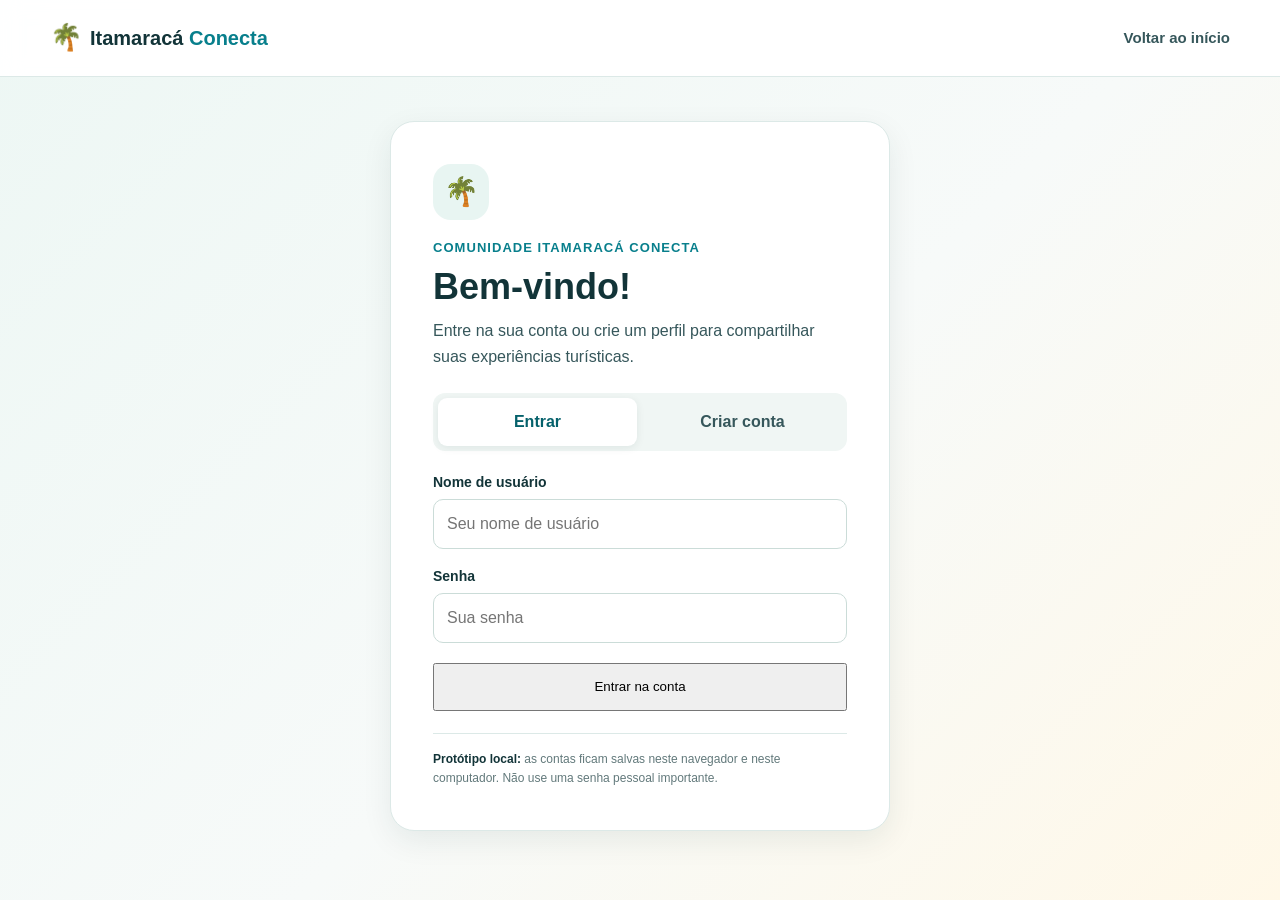
<file: auth.html>
<!DOCTYPE html>
<html lang="pt-BR">
<head>
    <meta charset="UTF-8">
    <meta name="viewport" content="width=device-width, initial-scale=1.0">
    <meta name="description" content="Acesse ou crie sua conta no Itamaracá Conecta.">
    <title>Entrar ou criar conta — Itamaracá Conecta</title>
    <link rel="stylesheet" href="css/style.css">
</head>
<body class="auth-page">
    <header class="header auth-header">
        <div class="container header-content">
            <a href="index.html" class="logo"><span class="logo-icon">🌴</span><span>Itamaracá <strong>Conecta</strong></span></a>
            <nav class="navigation"><a href="index.html">Voltar ao início</a></nav>
        </div>
    </header>

    <main class="auth-main">
        <section class="auth-card" aria-labelledby="auth-title">
            <div class="auth-brand-icon">🌴</div>
            <p class="auth-eyebrow">Comunidade Itamaracá Conecta</p>
            <h1 id="auth-title">Bem-vindo!</h1>
            <p class="auth-intro">Entre na sua conta ou crie um perfil para compartilhar suas experiências turísticas.</p>

            <div class="auth-tabs" role="tablist" aria-label="Acesso à conta">
                <button type="button" class="auth-tab active" id="login-tab" role="tab" aria-selected="true" aria-controls="login-panel">Entrar</button>
                <button type="button" class="auth-tab" id="register-tab" role="tab" aria-selected="false" aria-controls="register-panel">Criar conta</button>
            </div>

            <div id="auth-message" class="auth-message" role="status" aria-live="polite"></div>

            <form id="login-form" class="auth-form" autocomplete="on">
                <div class="auth-field"><label for="login-username">Nome de usuário</label><input id="login-username" name="username" type="text" autocomplete="username" required maxlength="30" placeholder="Seu nome de usuário"></div>
                <div class="auth-field"><label for="login-password">Senha</label><input id="login-password" name="password" type="password" autocomplete="current-password" required minlength="6" placeholder="Sua senha"></div>
                <button type="submit" class="btn btn-primary auth-submit">Entrar na conta</button>
            </form>

            <form id="register-form" class="auth-form" autocomplete="on" hidden>
                <div class="auth-field"><label for="register-name">Nome para exibição</label><input id="register-name" name="name" type="text" autocomplete="name" required maxlength="60" placeholder="Como você quer aparecer no site?"></div>
                <div class="auth-field"><label for="register-username">Nome de usuário</label><input id="register-username" name="username" type="text" autocomplete="username" required minlength="3" maxlength="30" pattern="[A-Za-z0-9_.-]+" title="Use letras, números, ponto, hífen ou sublinhado." placeholder="Ex.: visitante_01"><small>Use letras, números, ponto, hífen ou sublinhado.</small></div>
                <div class="auth-field"><label for="register-password">Criar senha</label><input id="register-password" name="password" type="password" autocomplete="new-password" required minlength="6" placeholder="Mínimo de 6 caracteres"></div>
                <div class="auth-field"><label for="register-password-confirm">Confirmar senha</label><input id="register-password-confirm" name="passwordConfirm" type="password" autocomplete="new-password" required minlength="6" placeholder="Digite a senha novamente"></div>
                <button type="submit" class="btn btn-primary auth-submit">Criar minha conta</button>
            </form>

            <p class="auth-local-note"><strong>Protótipo local:</strong> as contas ficam salvas neste navegador e neste computador. Não use uma senha pessoal importante.</p>
        </section>
    </main>
    <script src="js/auth.js"></script>
</body>
</html>
</file>
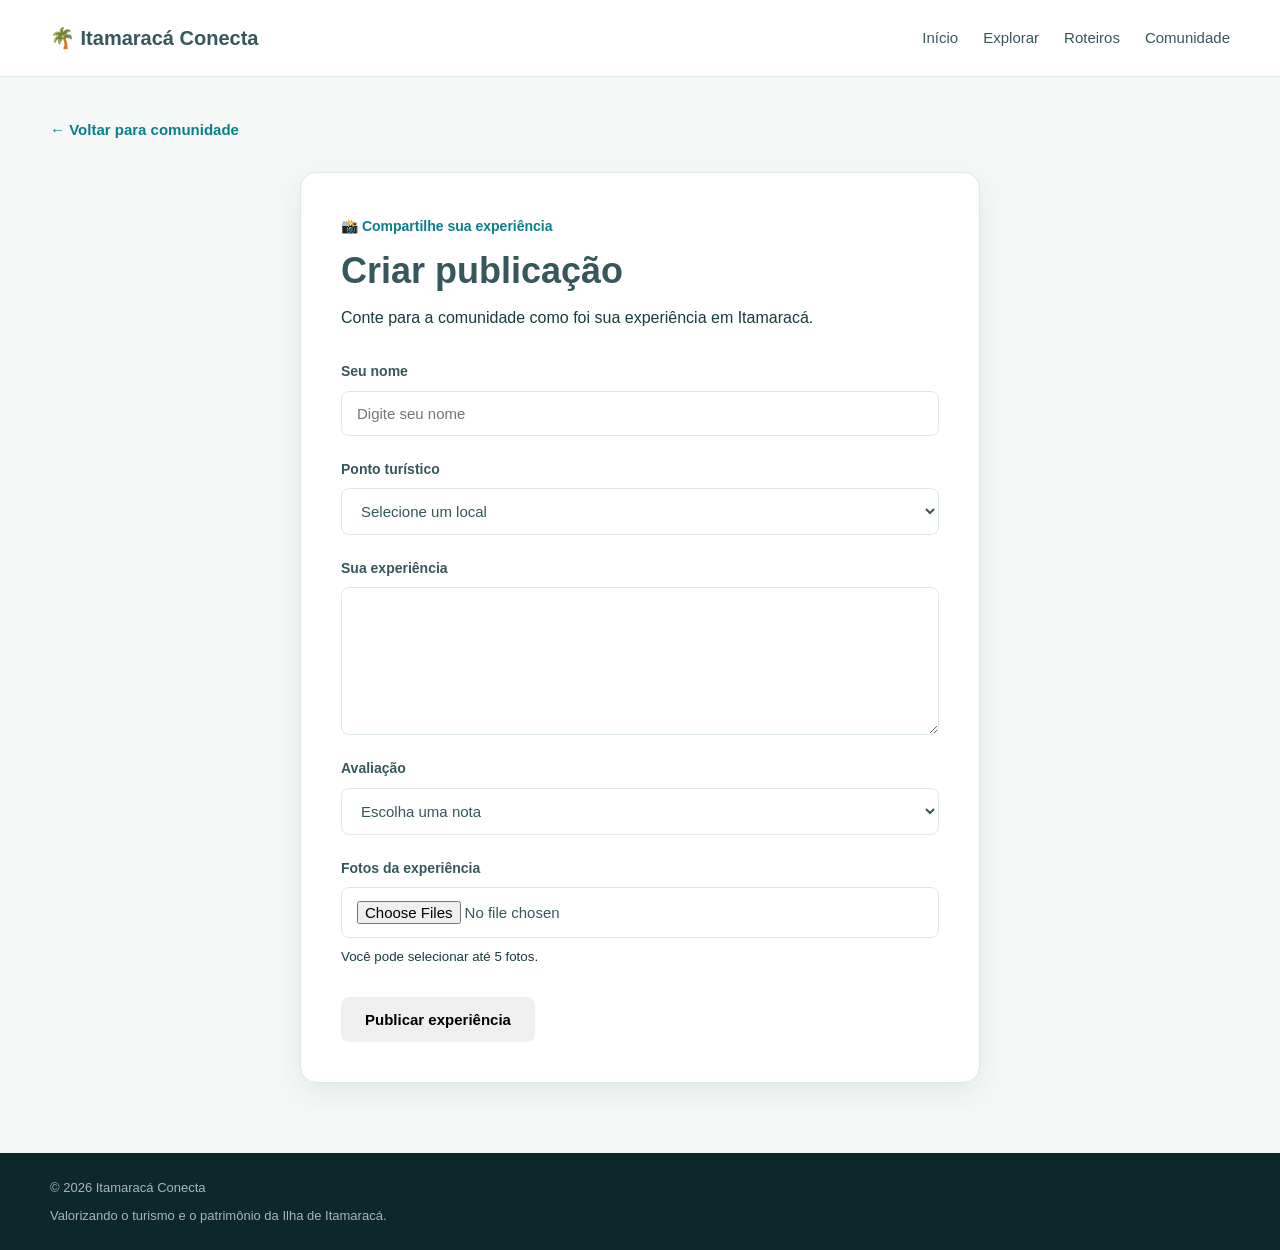
<file: create-post.html>
<!DOCTYPE html>
<html lang="pt-BR">

<head>

    <meta charset="UTF-8">

    <meta
        name="viewport"
        content="width=device-width, initial-scale=1.0">

    <title>Criar publicação - Itamaracá Conecta</title>

    <link rel="stylesheet" href="css/style.css">

</head>


<body>

    <header class="header create-post-header">

        <div class="container header-content">

            <a href="index.html" class="logo">
                🌴 Itamaracá Conecta
            </a>

            <nav class="nav">

                <a href="index.html">Início</a>

                <a href="index.html#explorar">
                    Explorar
                </a>

                <a href="index.html#roteiros">
                    Roteiros
                </a>

                <a href="index.html#comunidade">
                    Comunidade
                </a>

            </nav>

        </div>

    </header>


    <main>

        <section class="create-post-page">

            <div class="container">

                <a
                    href="index.html#comunidade"
                    class="back-link">

                    ← Voltar para comunidade

                </a>


                <div class="create-post-container">

                    <div class="section-heading">

                        <span>📸 Compartilhe sua experiência</span>

                        <h1>
                            Criar publicação
                        </h1>

                        <p>
                            Conte para a comunidade como foi
                            sua experiência em Itamaracá.
                        </p>

                    </div>


                    <form id="post-form">

                        <div class="form-group">

                            <label for="post-user">
                                Seu nome
                            </label>

                            <input
                                type="text"
                                id="post-user"
                                placeholder="Digite seu nome"
                                required>

                        </div>


                        <div class="form-group">

                            <label for="post-spot">
                                Ponto turístico
                            </label>

                            <select
                                id="post-spot"
                                required>

                                <option value="">
                                    Selecione um local
                                </option>

                            </select>

                        </div>


                        <div class="form-group">

                            <label for="post-description">
                                Sua experiência
                            </label>

                            <textarea
                                id="post-description"
                                rows="5"
                                placeholder="Conte como foi sua experiência..."
                                required>
                            </textarea>

                        </div>


                        <div class="form-group">

                            <label for="post-rating">
                                Avaliação
                            </label>

                            <select
                                id="post-rating"
                                required>

                                <option value="">
                                    Escolha uma nota
                                </option>

                                <option value="1">
                                    ⭐ 1 estrela
                                </option>

                                <option value="2">
                                    ⭐⭐ 2 estrelas
                                </option>

                                <option value="3">
                                    ⭐⭐⭐ 3 estrelas
                                </option>

                                <option value="4">
                                    ⭐⭐⭐⭐ 4 estrelas
                                </option>

                                <option value="5">
                                    ⭐⭐⭐⭐⭐ 5 estrelas
                                </option>

                            </select>

                        </div>

                        <div class="form-group">

    <label for="post-images">
        Fotos da experiência
    </label>

    <input
        type="file"
        id="post-images"
        accept="image/jpeg,image/png,image/webp"
        multiple>

    <small>
        Você pode selecionar até 5 fotos.
    </small>

</div>


                        <button
                            type="submit"
                            class="btn btn-primary">

                            Publicar experiência

                        </button>

                    </form>

                </div>

            </div>

        </section>

    </main>


    <footer class="footer create-post-footer">

        <div class="container">

            <p>
                © 2026 Itamaracá Conecta
            </p>

            <p>
                Valorizando o turismo e o patrimônio
                da Ilha de Itamaracá.
            </p>

        </div>

    </footer>


    <script src="js/data.js"></script>
    <script src="js/post-storage.js"></script>
    <script src="js/create-post.js"></script>


</body>

</html>
</file>
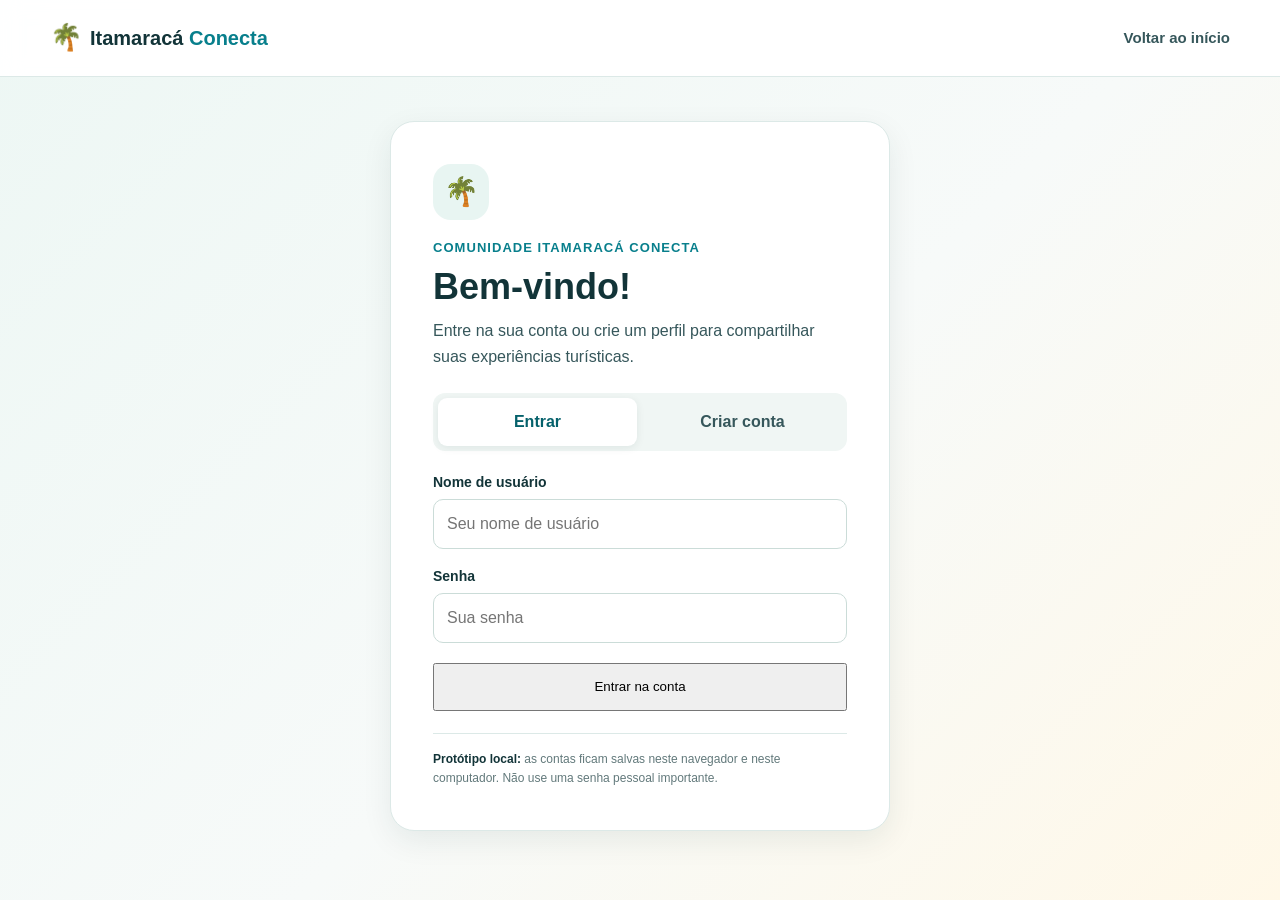
<file: profile.html>
<!DOCTYPE html>
<html lang="pt-BR">
<head>
    <meta charset="UTF-8">
    <meta name="viewport" content="width=device-width, initial-scale=1.0">
    <meta name="description" content="Perfil do usuário no Itamaracá Conecta.">
    <title>Meu perfil — Itamaracá Conecta</title>
    <link rel="stylesheet" href="css/style.css">
</head>

<body class="profile-page">

    <header class="header">
        <div class="container header-content">

            <a href="index.html" class="logo">
                <span class="logo-icon">🌴</span>
                <span>Itamaracá <strong>Conecta</strong></span>
            </a>

            <nav class="navigation">
                <a href="index.html">Início</a>
                <a href="profile.html">Meu perfil</a>
            </nav>

        </div>
    </header>


    <main
        class="container profile-main"
        style="padding-top: 40px; padding-bottom: 60px;"
    >

        <section
            class="auth-card profile-card"
            style="margin: 0 auto;"
        >

            <!-- CABEÇALHO DO PERFIL -->

            <div class="profile-header">

                <div
                    id="profile-avatar"
                    class="profile-avatar"
                >

                    <img
                        id="profile-avatar-image"
                        alt="Foto de perfil"
                        hidden
                    >

                    <span id="profile-avatar-placeholder">
                        👤
                    </span>

                </div>


                <div class="profile-identity">

                    <h1 id="profile-name">
                        Carregando perfil...
                    </h1>

                    <p id="profile-username"></p>

                    <p id="profile-bio">
                        Nenhuma biografia adicionada.
                    </p>

                </div>

            </div>


            <!-- BOTÃO PARA ENTRAR NO MODO DE EDIÇÃO -->

            <button
                id="edit-profile-button"
                type="button"
                class="btn btn-primary auth-submit"
            >
                Editar perfil
            </button>


            <!-- FORMULÁRIO DE EDIÇÃO -->

            <form
                id="edit-profile-form"
                class="auth-form"
                hidden
            >

                <div class="auth-field">

                    <label for="edit-name">
                        Nome de exibição
                    </label>

                    <input
                        id="edit-name"
                        type="text"
                        maxlength="60"
                        required
                        placeholder="Como deseja aparecer?"
                    >

                </div>


                <div class="auth-field">

                    <label for="edit-bio">
                        Biografia
                    </label>

                    <textarea
                        id="edit-bio"
                        maxlength="250"
                        rows="4"
                        placeholder="Conte um pouco sobre você e suas experiências em Itamaracá..."
                    ></textarea>

                    <small>
                        Máximo de 250 caracteres.
                    </small>

                </div>


                <!-- EDIÇÃO DA FOTO DE PERFIL -->

                <div
                    id="avatar-controls"
                    class="avatar-controls"
                >

                    <div class="auth-field">

                        <label for="avatar-input">
                            Foto de perfil
                        </label>

                        <input
                            id="avatar-input"
                            type="file"
                            accept="image/png, image/jpeg, image/webp"
                        >

                        <small>
                            Escolha uma imagem PNG, JPEG ou WebP.
                        </small>

                    </div>


                    <button
                        id="save-avatar-button"
                        type="button"
                        class="btn btn-primary auth-submit"
                    >
                        Salvar foto
                    </button>


                    <button
                        id="remove-avatar-button"
                        type="button"
                        class="auth-submit"
                    >
                        Remover foto
                    </button>

                </div>


                <!-- BOTÕES DO FORMULÁRIO -->

                <button
                    type="submit"
                    class="btn btn-primary auth-submit"
                >
                    Salvar alterações
                </button>


                <button
                    id="cancel-edit-button"
                    type="button"
                    class="auth-submit"
                >
                    Cancelar
                </button>

            </form>


            <hr>


            <!-- LOCAIS VISITADOS -->

            <h2>
                Locais visitados
            </h2>


            <ul id="visited-spots">

                <li>
                    Nenhum local registrado ainda.
                </li>

            </ul>


            <form
                id="visited-spot-form"
                class="auth-form"
            >

                <div class="auth-field">

                    <label for="visited-spot-name">
                        Adicionar local visitado
                    </label>

                    <input
                        id="visited-spot-name"
                        type="text"
                        maxlength="80"
                        required
                        placeholder="Ex.: Forte Orange"
                    >

                </div>


                <button
                    type="submit"
                    class="add-visited-button"
                >
                    + Adicionar local
                </button>

            </form>


            <p
                id="visited-spot-message"
                role="status"
                aria-live="polite"
            ></p>


            <hr>


            <!-- PUBLICAÇÕES -->

            <section
                id="profile-posts-section"
                class="profile-posts-section"
            >

                <div class="profile-posts-heading">

                    <h2 id="profile-posts-title">
                        Publicações
                    </h2>


                    <a
                        id="create-profile-post-button"
                        href="create-post.html"
                        class="btn btn-primary"
                    >
                        + Criar publicação
                    </a>

                </div>


                <p
                    id="profile-posts-message"
                    role="status"
                    aria-live="polite"
                >
                    Carregando publicações...
                </p>


                <div
                    id="profile-posts"
                    class="profile-posts-list"
                ></div>

            </section>


            <!-- SAIR DA CONTA -->

            <button
                id="logout-button"
                type="button"
                class="btn btn-primary auth-submit"
            >
                Sair da conta
            </button>


            <p
                id="profile-message"
                role="status"
                aria-live="polite"
            ></p>

        </section>

    </main>


    <script src="js/profile.js"></script>
    <script src="js/post-storage.js"></script>
</body>
</html>
</file>
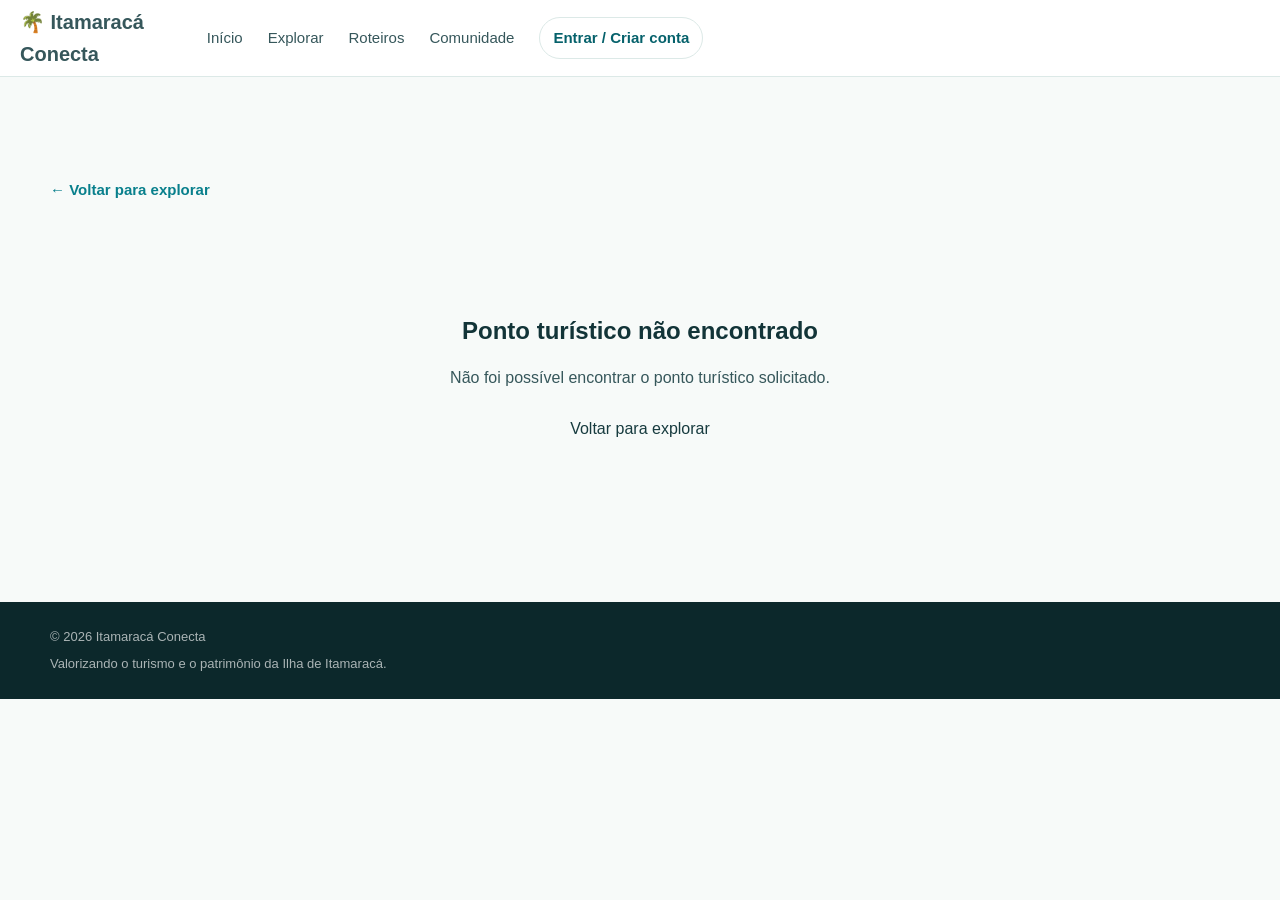
<file: spot.html>
<!DOCTYPE html>
<html lang="pt-BR">

<head>
    <meta charset="UTF-8">
    <meta name="viewport" content="width=device-width, initial-scale=1.0">

    <title>Itamaracá Conecta</title>

    <link rel="stylesheet" href="css/style.css">
</head>

<body>

    <header class="header spot-header">

        <div class="container header-content">

            <a href="index.html" class="logo">
                🌴 Itamaracá Conecta
            </a>

            <nav class="nav">

                <a href="index.html">Início</a>
                <a href="index.html#explorar">Explorar</a>
                <a href="index.html#roteiros">Roteiros</a>
                <a href="index.html#comunidade">Comunidade</a>
                <a href="auth.html" class="account-nav-link">Entrar / Criar conta</a>

            </nav>

        </div>

    </header>


    <main>

        <section class="spot-page">

            <div class="container">

                <a href="index.html#explorar" class="back-link">
                    ← Voltar para explorar
                </a>


                <div id="spot-content">

                    <div class="spot-loading">
                        Carregando ponto turístico...
                    </div>

                </div>

            </div>

    </section>

    </main>


    <footer class="footer spot-footer">

        <div class="container">

            <p>
                © 2026 Itamaracá Conecta
            </p>

            <p>
                Valorizando o turismo e o patrimônio da Ilha de Itamaracá.
            </p>

        </div>

    </footer>


    <script src="js/data.js"></script>
    <script src="js/spot.js"></script>

</body>

</html>
</file>
<file: css/style.css>
/* =====================================================
   ITAMARACÁ CONECTA
   Identidade visual e layout principal
   ===================================================== */


/* =========================
   RESET
   ========================= */

* {
    margin: 0;
    padding: 0;
    box-sizing: border-box;
}

html {
    scroll-behavior: smooth;
}

body {
    font-family: Arial, Helvetica, sans-serif;
    background: #f7faf9;
    color: #173b3f;
    line-height: 1.6;
}

a {
    text-decoration: none;
    color: inherit;
}

button {
    font-family: inherit;
}


/* =========================
   VARIÁVEIS
   ========================= */

:root {
    --primary: #087f8c;
    --primary-dark: #05616b;
    --secondary: #f2b84b;
    --dark: #123438;
    --text: #36575b;
    --light: #f7faf9;
    --white: #ffffff;
    --border: #dce9e7;

    --shadow: 0 10px 30px rgba(18, 52, 56, 0.08);

    --radius-small: 10px;
    --radius-medium: 16px;
    --radius-large: 24px;

    --container: 1180px;
}


/* =========================
   CONTAINER
   ========================= */

.container {
    width: min(100% - 40px, var(--container));
    margin: 0 auto;
}


/* =========================
   HEADER
   ========================= */

.header {
    position: sticky;
    top: 0;
    z-index: 1000;

    background: rgba(255, 255, 255, 0.95);
    border-bottom: 1px solid var(--border);

    backdrop-filter: blur(10px);
}

.header-content {
    min-height: 76px;

    display: flex;
    align-items: center;
    justify-content: space-between;
    gap: 30px;
}


/* LOGO */

.logo {
    display: flex;
    align-items: center;
    gap: 8px;

    font-size: 20px;
    font-weight: 700;
    color: var(--dark);
}

.logo strong {
    color: var(--primary);
}

.logo-icon {
    font-size: 26px;
}


/* NAVEGAÇÃO */

.navigation {
    display: flex;
    align-items: center;
    gap: 30px;
}

.navigation a {
    position: relative;

    color: var(--text);
    font-size: 15px;
    font-weight: 600;

    transition: color 0.2s ease;
}

.navigation a:hover {
    color: var(--primary);
}


/* BOTÃO DO MENU MOBILE */

.menu-button {
    display: none;

    border: none;
    background: transparent;

    font-size: 26px;
    cursor: pointer;
}


/* =========================
   HERO
   ========================= */

.hero {
    min-height: 620px;

    display: flex;
    align-items: center;

    background:
        linear-gradient(
            90deg,
            rgba(7, 62, 68, 0.96),
            rgba(7, 62, 68, 0.75),
            rgba(7, 62, 68, 0.25)
        ),
        linear-gradient(
            135deg,
            #0a737d,
            #123438
        );

    color: var(--white);
}

.hero-content {
    display: flex;
    align-items: center;
}

.hero-text {
    max-width: 680px;
}

.hero-label {
    display: inline-block;

    margin-bottom: 20px;
    padding: 7px 14px;

    border: 1px solid rgba(255, 255, 255, 0.25);
    border-radius: 50px;

    background: rgba(255, 255, 255, 0.1);

    font-size: 14px;
    font-weight: 600;
}

.hero h1 {
    margin-bottom: 20px;

    font-size: clamp(42px, 7vw, 76px);
    line-height: 1.05;
    letter-spacing: -2px;
}

.hero h1 span {
    color: var(--secondary);
}

.hero p {
    max-width: 580px;
    margin-bottom: 32px;

    color: rgba(255, 255, 255, 0.85);

    font-size: 18px;
}


/* =========================
   BOTÕES
   ========================= */

.hero-buttons {
    display: flex;
    flex-wrap: wrap;
    gap: 14px;
}

.button {
    display: inline-flex;
    align-items: center;
    justify-content: center;

    min-height: 48px;
    padding: 0 22px;

    border: none;
    border-radius: 10px;

    font-size: 15px;
    font-weight: 700;

    cursor: pointer;

    transition:
        transform 0.2s ease,
        box-shadow 0.2s ease,
        background 0.2s ease;
}

.button:hover {
    transform: translateY(-2px);
}

.button-primary {
    background: var(--secondary);
    color: var(--dark);

    box-shadow: 0 8px 20px rgba(0, 0, 0, 0.12);
}

.button-primary:hover {
    background: #f5c768;
}

.button-secondary {
    border: 1px solid rgba(255, 255, 255, 0.4);

    background: rgba(255, 255, 255, 0.08);

    color: var(--white);
}

.button-secondary:hover {
    background: rgba(255, 255, 255, 0.15);
}


/* =========================
   SEÇÕES
   ========================= */

.section {
    padding: 90px 0;
}

.section-header {
    display: flex;
    align-items: flex-end;
    justify-content: space-between;
    gap: 30px;

    margin-bottom: 40px;
}

.section-label {
    display: block;

    margin-bottom: 8px;

    color: var(--primary);

    font-size: 13px;
    font-weight: 800;

    text-transform: uppercase;
    letter-spacing: 1px;
}

.section h2,
.map-text h2,
.community-content h2 {
    color: var(--dark);

    font-size: clamp(30px, 5vw, 46px);
    line-height: 1.15;
    letter-spacing: -1px;
}

.see-all {
    color: var(--primary);

    font-size: 14px;
    font-weight: 700;

    white-space: nowrap;
}


/* =========================
   CARDS TURÍSTICOS
   ========================= */

.tourist-grid {
    display: grid;
    grid-template-columns: repeat(3, minmax(280px, 1fr));
    gap: 28px;
}

.tourist-card {
    overflow: hidden;

    background: var(--white);

    border: 1px solid var(--border);
    border-radius: var(--radius-medium);

    box-shadow: var(--shadow);

    transition:
        transform 0.25s ease,
        box-shadow 0.25s ease;
}

.tourist-card:hover {
    transform: translateY(-6px);

    box-shadow:
        0 18px 40px rgba(18, 52, 56, 0.12);
}

.tourist-image {
    position: relative;
    height: 220px;
    overflow: hidden;
}

.image-placeholder {
    width: 100%;
    height: 100%;
}

.image-placeholder img {
    width: 100%;
    height: 100%;
    object-fit: cover;
    display: block;
}

.category-badge {
    position: absolute;
    top: 16px;
    left: 16px;

    z-index: 2;

    padding: 6px 11px;

    border-radius: 50px;

    background: rgba(255, 255, 255, 0.94);

    color: var(--primary);

    font-size: 12px;
    font-weight: 800;
}

.tourist-info {
    padding: 22px;
}

.tourist-info h3 {
    margin-bottom: 8px;

    color: var(--dark);

    font-size: 22px;
}

.tourist-info p {
    margin-bottom: 18px;

    color: var(--text);

    font-size: 14px;
}

.tourist-meta {
    display: flex;
    align-items: center;
    justify-content: space-between;

    padding-top: 15px;

    border-top: 1px solid var(--border);

    color: #5d7477;

    font-size: 12px;
}


/* =========================
   MAPA
   ========================= */

.map-section {
    padding: 90px 0;

    background: #edf6f5;
}

.map-content {
    display: grid;

    grid-template-columns: 0.8fr 1.2fr;

    gap: 50px;

    align-items: center;
}

.map-text p {
    max-width: 500px;

    margin: 20px 0 28px;

    color: var(--text);
}

.map-placeholder {
    min-height: 400px;

    display: flex;
    flex-direction: column;
    align-items: center;
    justify-content: center;

    border: 1px solid var(--border);
    border-radius: var(--radius-large);

    background:
        linear-gradient(
            135deg,
            #d8eeee,
            #edf7f6
        );

    color: var(--primary);

    box-shadow: var(--shadow);
}

.map-placeholder span {
    font-size: 70px;
}

.map-placeholder p {
    margin-top: 10px;

    font-weight: 700;
}

#map {
    width: 100%;
    height: 500px;
    border-radius: var(--radius-large);
    overflow: hidden;
    box-shadow: var(--shadow);
}


/* =========================
   ROTEIROS
   ========================= */

.routes-grid {
    display: grid;

    grid-template-columns: repeat(3, 1fr);

    gap: 24px;
}

.route-card {
    padding: 30px;

    background: var(--white);

    border: 1px solid var(--border);
    border-radius: var(--radius-medium);

    box-shadow: var(--shadow);
}

.route-icon {
    display: block;

    margin-bottom: 20px;

    font-size: 40px;
}

.route-card h3 {
    margin-bottom: 10px;

    color: var(--dark);

    font-size: 22px;
}

.route-card p {
    margin-bottom: 20px;

    color: var(--text);

    font-size: 14px;
}

.route-card a {
    color: var(--primary);

    font-size: 14px;
    font-weight: 800;
}


/* =========================
   COMUNIDADE
   ========================= */

.community-section {
    padding: 90px 0;

    background: var(--dark);

    color: var(--white);
}

.community-content {
    display: flex;
    align-items: start;
    justify-content: space-between;

    gap: 50px;
}

.community-content h2 {
    max-width: 650px;

    color: var(--white);
}

.community-content p {
    max-width: 550px;

    margin: 20px 0 28px;

    color: rgba(255, 255, 255, 0.75);
}

.community-icon {
    font-size: 130px;
}


/* =========================
   FOOTER
   ========================= */

.footer {
    background: #0c282b;

    color: var(--white);
}

.footer-content {
    display: flex;
    align-items: center;
    justify-content: space-between;

    gap: 40px;

    padding: 50px 0;
}

.footer .logo {
    color: var(--white);
}

.footer-content p {
    margin-top: 10px;

    color: rgba(255, 255, 255, 0.6);

    font-size: 13px;
}

.footer-links {
    display: flex;
    gap: 25px;
}

.footer-links a {
    color: rgba(255, 255, 255, 0.75);

    font-size: 13px;

    transition: color 0.2s ease;
}

.footer-links a:hover {
    color: var(--white);
}

.footer-bottom {
    padding: 20px 0;

    border-top: 1px solid rgba(255, 255, 255, 0.1);

    color: rgba(255, 255, 255, 0.5);

    font-size: 12px;
}


/* =========================
   RESPONSIVIDADE
   ========================= */

@media (max-width: 900px) {

    .navigation {
        display: none;
    }

    .menu-button {
        display: block;
    }

    .tourist-grid,
    .routes-grid {
        grid-template-columns: 1fr 1fr;
    }

    .map-content {
        grid-template-columns: 1fr;
    }

    .community-content {
        flex-direction: column;
        align-items: flex-start;
    }

    .community-icon {
        display: none;
    }

    .tourist-grid {
    grid-template-columns: repeat(2, minmax(250px, 1fr));
}
}


@media (max-width: 600px) {

    .container {
        width: min(100% - 28px, var(--container));
    }

    .header-content {
        min-height: 68px;
    }

    .hero {
        min-height: 580px;
    }

    .hero h1 {
        font-size: 48px;
    }

    .hero p {
        font-size: 16px;
    }

    .section,
    .map-section,
    .community-section {
        padding: 65px 0;
    }

    .section-header {
        align-items: flex-start;
        flex-direction: column;

        margin-bottom: 28px;
    }

    .tourist-grid,
    .routes-grid {
        grid-template-columns: 1fr;
    }

    .tourist-image {
        height: 210px;
    }

    .map-placeholder {
        min-height: 300px;
    }

    .footer-content {
        flex-direction: column;
        align-items: flex-start;
    }

    .footer-links {
        flex-wrap: wrap;
    }

    .tourist-grid {
    grid-template-columns: 1fr;
}
}

/* ==============================
   PÁGINA DE DETALHES
============================== */

.spot-page {
    padding: 50px 0 80px;
}

.back-link {
    display: inline-block;
    margin-bottom: 30px;
    color: var(--primary);
    font-weight: 600;
    text-decoration: none;
}

.back-link:hover {
    color: var(--primary-dark);
}

.spot-header {
    display: grid;
    grid-template-columns: 1.4fr 1fr;
    gap: 40px;
    align-items: center;
    margin-bottom: 50px;
}

.spot-image {
    height: 420px;
    border-radius: var(--radius-large);
    overflow: hidden;
    box-shadow: var(--shadow);
}

.spot-image img {
    width: 100%;
    height: 100%;
    object-fit: cover;
    display: block;
}

.spot-info {
    padding: 20px 0;
}

.spot-info h1 {
    font-size: 42px;
    line-height: 1.1;
    color: var(--dark);
    margin: 18px 0 15px;
}

.spot-rating {
    font-size: 22px;
    letter-spacing: 3px;
    margin-bottom: 18px;
}

.spot-info p {
    color: var(--text);
    font-size: 17px;
}

.spot-description {
    max-width: 850px;
    padding: 35px;
    background: var(--white);
    border: 1px solid var(--border);
    border-radius: var(--radius-medium);
    box-shadow: var(--shadow);
}

.spot-details {
    display: grid;
    grid-template-columns: repeat(5, 1fr);
    gap: 16px;
    margin-top: 25px;
}

.spot-history {
    margin-top: 25px;
    padding: 35px;
    background: var(--white);
    border: 1px solid var(--border);
    border-radius: var(--radius-medium);
    box-shadow: var(--shadow);
}

.spot-history h2 {
    color: var(--dark);
    margin-bottom: 15px;
}

.spot-history p {
    color: var(--text);
    line-height: 1.8;
}

.spot-route {
    margin-top: 25px;
    padding: 35px;
    background: var(--white);
    border: 1px solid var(--border);
    border-radius: var(--radius-medium);
    box-shadow: var(--shadow);
}

.spot-route h2 {
    color: var(--dark);
    margin-bottom: 12px;
}

.spot-route p {
    color: var(--text);
    line-height: 1.7;
    margin-bottom: 20px;
}

.detail-card {
    padding: 22px;
    background: var(--white);
    border: 1px solid var(--border);
    border-radius: var(--radius-medium);
    box-shadow: var(--shadow);
}

.detail-card span {
    display: block;
    font-size: 28px;
    margin-bottom: 12px;
}

.detail-card strong {
    display: block;
    color: var(--dark);
    margin-bottom: 8px;
}

.detail-card p {
    color: var(--text);
    font-size: 14px;
    line-height: 1.5;
}

.spot-description h2 {
    color: var(--dark);
    margin-bottom: 15px;
}

.spot-description p {
    color: var(--text);
    line-height: 1.8;
}

.spot-not-found {
    text-align: center;
    padding: 80px 20px;
}

.spot-not-found h1 {
    color: var(--dark);
    margin-bottom: 15px;
}

.spot-not-found p {
    color: var(--text);
    margin-bottom: 25px;
}


/* ==============================
   RESPONSIVIDADE
============================== */

@media (max-width: 900px) {

    .spot-header {
        grid-template-columns: 1fr;
        gap: 25px;
    }

    .spot-image {
        height: 350px;
    }

    .spot-info h1 {
        font-size: 36px;
    }

    .spot-details {
    grid-template-columns: repeat(2, 1fr);
}

}


@media (max-width: 600px) {

    .spot-page {
        padding: 30px 0 60px;
    }

    .spot-image {
        height: 280px;
    }

    .spot-info h1 {
        font-size: 30px;
    }

    .spot-description {
        padding: 25px;
    }

    .spot-details {
    grid-template-columns: 1fr;

    .community-feed {
    grid-template-columns: 1fr;
}
}
}

.tourist-card {
    cursor: pointer;
    transition: transform 0.2s ease, box-shadow 0.2s ease;
}

.tourist-card:hover {
    transform: translateY(-5px);
    box-shadow: 0 15px 35px rgba(18, 52, 56, 0.14);
}

.map-popup {
    min-width: 190px;
}

.map-popup strong {
    display: block;
    color: var(--dark);
    font-size: 17px;
    margin-bottom: 6px;
}

.map-popup span {
    display: inline-block;
    color: var(--primary);
    font-size: 13px;
    font-weight: 600;
    margin-bottom: 8px;
}

.map-popup p {
    color: var(--text);
    font-size: 13px;
    line-height: 1.5;
    margin-bottom: 12px;
}

.map-popup-button {
    display: inline-block;
    padding: 8px 12px;
    background: var(--primary);
    color: #f2b84b !important;
    border-radius: 8px;
    text-decoration: none;
    font-size: 13px;
    font-weight: 600;
}
.map-popup-button:hover {
    background: var(--primary-dark);
}

.community-feed {
    display: grid;
    grid-template-columns: repeat(3, minmax(0, 1fr));
    gap: 25px;
    margin-top: 35px;
}

.community-post {
    background: var(--white);
    border: 1px solid var(--border);
    border-radius: var(--radius-medium);
    overflow: hidden;
    box-shadow: var(--shadow);
}

/* Ajuste dos cards da comunidade */

.community-post {
    min-height: auto;
}

.community-post img {
    height: 220px;
    object-fit: cover;
}

.post-header {
    padding: 18px 20px;
}

.post-user {
    display: flex;
    align-items: center;
    gap: 12px;
}

.user-avatar {
    width: 42px;
    height: 42px;
    display: flex;
    align-items: center;
    justify-content: center;
    background: var(--light);
    border-radius: 50%;
    font-size: 20px;
}

.post-user strong {
    display: block;
    color: var(--dark);
    margin-bottom: 3px;
}

.post-user span {
    color: var(--text);
    font-size: 13px;
}

.post-location {
    padding: 0 20px 15px;
    color: var(--primary);
    font-size: 14px;
    font-weight: 600;
}

.post-image {
    width: 100%;
    height: 300px;
}

.post-image img {
    width: 100%;
    height: 100%;
    object-fit: cover;
    display: block;
}

.post-content {
    padding: 20px;
}

.post-rating {
    color: var(--secondary);
    letter-spacing: 2px;
    margin-bottom: 10px;
}

.post-content p {
    color: var(--text);
    line-height: 1.6;
    margin-bottom: 18px;
}

.like-button {
    border: none;
    background: transparent;
    color: var(--text);
    font-size: 14px;
    font-weight: 600;
    cursor: pointer;
    padding: 0;
}

.like-button:hover {
    color: var(--primary);
}

.like-button.liked {
    color: var(--primary);
}

.comments-section {
    margin-top: 20px;
    padding-top: 20px;
    border-top: 1px solid var(--border);
}

.search-box {
    max-width: 600px;
    margin: 30px auto;
}

.search-box input {
    width: 100%;
    padding: 16px 20px;
    border: 1px solid var(--border);
    border-radius: var(--radius-medium);
    background: var(--white);
    color: var(--text);
    font-size: 16px;
    outline: none;
    box-sizing: border-box;
}

.search-box input:focus {
    border-color: var(--primary);
}

.search-box input::placeholder {
    color: #7a9294;
}

.category-filters {
    display: flex;
    justify-content: center;
    flex-wrap: wrap;
    gap: 10px;
    margin: 20px auto 35px;
}

.filter-button {
    padding: 10px 18px;
    border: 1px solid var(--border);
    border-radius: 30px;
    background: var(--white);
    color: var(--text);
    font-size: 14px;
    font-weight: 600;
    cursor: pointer;
    transition: 0.2s ease;
}

.filter-button:hover {
    border-color: var(--primary);
    color: var(--primary);
}

.filter-button.active {
    background: var(--primary);
    color: var(--white);
    border-color: var(--primary);
}

.no-results {
    grid-column: 1 / -1;
    text-align: center;
    padding: 50px 20px;
    background: var(--white);
    border: 1px solid var(--border);
    border-radius: var(--radius-medium);
    box-shadow: var(--shadow);
}

.no-results h3 {
    color: var(--dark);
    margin-bottom: 10px;
    font-size: 22px;
}

.no-results p {
    color: var(--text);
    line-height: 1.6;
}

.spot-route-buttons {
    display: flex;
    flex-wrap: wrap;
    gap: 12px;
}

.route-info {
    display: none;
    max-width: 800px;
    margin: 0 auto 30px;
    padding: 25px 30px;
    background: var(--white);
    border: 1px solid var(--border);
    border-left: 5px solid var(--primary);
    border-radius: var(--radius-medium);
    box-shadow: var(--shadow);
}

.route-info.visible {
    display: block;
}

.route-info h3 {
    color: var(--dark);
    margin-bottom: 10px;
}

.route-info p {
    color: var(--text);
    line-height: 1.6;
    margin-bottom: 8px;
}

.route-info span {
    color: var(--primary);
    font-size: 14px;
    font-weight: 600;
}

.clear-search {
    display: block;
    margin: 12px auto 0;
    padding: 10px 18px;
    border: 1px solid var(--border);
    border-radius: 30px;
    background: var(--white);
    color: var(--text);
    font-size: 14px;
    font-weight: 600;
    cursor: pointer;
    transition: 0.2s ease;
}

.clear-search:hover {
    background: var(--primary);
    color: var(--white);
    border-color: var(--primary);
}


.back-to-top {
    position: fixed;
    right: 25px;
    bottom: 25px;
    width: 48px;
    height: 48px;
    display: none;
    align-items: center;
    justify-content: center;
    border: none;
    border-radius: 50%;
    background: var(--primary);
    color: var(--white);
    font-size: 24px;
    font-weight: 700;
    cursor: pointer;
    box-shadow: var(--shadow);
    z-index: 1000;
    transition: 0.2s ease;
}

.back-to-top:hover {
    background: var(--primary-dark);
    transform: translateY(-3px);
}

.back-to-top.visible {
    display: flex;
}

.tourist-card {
    position: relative;
}

.favorite-button {
    position: absolute;
    top: 15px;
    right: 15px;
    width: 40px;
    height: 40px;
    border: none;
    border-radius: 50%;
    background: var(--white);
    color: var(--primary);
    font-size: 24px;
    cursor: pointer;
    z-index: 2;
    box-shadow: var(--shadow);
    transition: 0.2s ease;
}

.favorite-button:hover {
    transform: scale(1.08);
}

.favorite-button.favorite-active {
    color: #d94b4b;
}

.favorite-empty {
    grid-column: 1 / -1;
    text-align: center;
    padding: 50px 20px;
    background: var(--white);
    border: 1px solid var(--border);
    border-radius: var(--radius-medium);
    box-shadow: var(--shadow);
}

.favorite-empty h3 {
    color: var(--dark);
    margin-bottom: 10px;
}

.favorite-empty p {
    color: var(--text);
    line-height: 1.6;
}


.spot-actions {
    display: flex;
    flex-wrap: wrap;
    gap: 12px;
    margin-top: 25px;
}

.spot-action-button {
    display: inline-flex;
    align-items: center;
    justify-content: center;
    padding: 12px 18px;
    border: 1px solid var(--border);
    border-radius: var(--radius-small);
    background: var(--white);
    color: var(--text);
    font-size: 14px;
    font-weight: 600;
    text-decoration: none;
    cursor: pointer;
    transition: 0.2s ease;
}

.spot-action-button:hover {
    border-color: var(--primary);
    color: var(--primary);
}

.spot-action-button.favorite-active {
    background: var(--primary);
    border-color: var(--primary);
    color: var(--white);
}

.knowledge-grid {
    display: grid;
    grid-template-columns: repeat(3, minmax(0, 1fr));
    gap: 25px;
}

.knowledge-card {
    padding: 30px;
    background: var(--white);
    border: 1px solid var(--border);
    border-radius: var(--radius-medium);
    box-shadow: var(--shadow);
}

.knowledge-icon {
    display: block;
    font-size: 38px;
    margin-bottom: 18px;
}

.knowledge-card h3 {
    color: var(--dark);
    margin-bottom: 12px;
}

.knowledge-card p {
    color: var(--text);
    line-height: 1.7;
    margin-bottom: 20px;
}

.knowledge-button {
    padding: 10px 16px;
    border: 1px solid var(--primary);
    border-radius: var(--radius-small);
    background: transparent;
    color: var(--primary);
    font-size: 14px;
    font-weight: 600;
    cursor: pointer;
    transition: 0.2s ease;
}

.knowledge-button:hover {
    background: var(--primary);
    color: var(--white);
}

.knowledge-content {
    display: none;
    margin-top: 30px;
    padding: 30px;
    background: var(--white);
    border: 1px solid var(--border);
    border-left: 5px solid var(--primary);
    border-radius: var(--radius-medium);
    box-shadow: var(--shadow);
}

.knowledge-content.visible {
    display: block;
}

.knowledge-content h3 {
    color: var(--dark);
    margin-bottom: 12px;
}

.knowledge-content p {
    color: var(--text);
    line-height: 1.8;
}

/* Complementos do footer */

.footer-brand {
    max-width: 420px;
}

.footer-brand .logo {
    margin-bottom: 15px;
}

.footer-brand .footer-description {
    max-width: 380px;
    line-height: 1.6;
}

.footer-links {
    flex-direction: column;
    align-items: flex-start;
    gap: 10px;
}

.footer-links h3 {
    margin: 0 0 8px;

    color: var(--white);

    font-size: 16px;
}

.footer-links a {
    text-decoration: none;
}

.footer-bottom {
    display: flex;
    align-items: center;
    justify-content: space-between;

    gap: 20px;
}

.footer-bottom p {
    margin: 0;
}

/* Espaçamento ao navegar para uma seção */

section {
    scroll-margin-top: 100px;
}

/* Ajustes da seção Comunidade */

.community-content {
    align-items: start;
}

.community-intro {
    display: flex;
    flex-direction: column;
    align-items: flex-start;
}

.community-create-button {
    display: inline-flex;
    align-items: center;
    justify-content: center;

    margin-top: 25px;
    padding: 15px 25px;

    font-size: 25px;
    font-weight: 700;

    text-decoration: none;
    border-radius: 10px;
}

/* =========================
   PÁGINA CRIAR PUBLICAÇÃO
   ========================= */

.create-post-page {
    padding: 40px 0 70px;
    background: #f5f8f7;
}

.back-link {
    display: inline-block;

    margin-bottom: 30px;

    color: var(--primary);
    font-size: 15px;
    font-weight: 600;

    text-decoration: none;
    transition: color 0.2s ease;
}

.back-link:hover {
    color: var(--secondary);
}

.create-post-container {
    max-width: 680px;
    margin: 0 auto;

    padding: 40px;

    background: var(--white);
    border: 1px solid var(--border);
    border-radius: var(--radius-medium);
    box-shadow: var(--shadow);
}

.create-post-container .section-heading {
    margin-bottom: 30px;
}

.create-post-container .section-heading span {
    display: inline-block;

    margin-bottom: 12px;

    color: var(--primary);
    font-size: 14px;
    font-weight: 700;
}

.create-post-container .section-heading h1 {
    margin-bottom: 12px;

    color: var(--text);
    font-size: 36px;
    line-height: 1.2;
}

.create-post-container .section-heading p {
    color: var(--text-light);
    font-size: 16px;
    line-height: 1.6;
}

.create-post-container form {
    display: flex;
    flex-direction: column;
    gap: 22px;
}

.create-post-container .form-group {
    display: flex;
    flex-direction: column;
    gap: 8px;
}

.create-post-container label {
    color: var(--text);
    font-size: 14px;
    font-weight: 700;
}

.create-post-container input,
.create-post-container select,
.create-post-container textarea {
    width: 100%;
    box-sizing: border-box;

    padding: 13px 15px;

    border: 1px solid var(--border);
    border-radius: 8px;

    background: #ffffff;
    color: var(--text);

    font-family: inherit;
    font-size: 15px;

    outline: none;
    transition:
        border-color 0.2s ease,
        box-shadow 0.2s ease;
}

.create-post-container input:focus,
.create-post-container select:focus,
.create-post-container textarea:focus {
    border-color: var(--primary);

    box-shadow: 0 0 0 3px rgba(0, 128, 128, 0.12);
}

.create-post-container textarea {
    min-height: 140px;
    resize: vertical;
    line-height: 1.6;
}

.create-post-container button[type="submit"] {
    align-self: flex-start;

    margin-top: 8px;
    padding: 14px 24px;

    border: none;
    border-radius: 8px;

    font-size: 15px;
    font-weight: 700;

    cursor: pointer;
}

/* Cabeçalho da página Criar publicação */

.create-post-header {
    background: var(--white);
    border-bottom: 1px solid var(--border);
}

.create-post-header .header-content {
    display: flex;
    align-items: center;
    justify-content: space-between;
}

.create-post-header .logo {
    color: var(--text);
    text-decoration: none;
}

.create-post-header .nav {
    display: flex;
    align-items: center;
    gap: 25px;
}

.create-post-header .nav a {
    color: var(--text);
    text-decoration: none;
    font-size: 15px;
    transition: color 0.2s ease;
}

.create-post-header .nav a:hover {
    color: var(--primary);
}

/* Rodapé específico da página de criação */

.create-post-footer {
    margin-top: 0;
}

.create-post-footer .container {
    padding-top: 25px;
    padding-bottom: 25px;
}

.create-post-footer p {
    margin: 0 0 8px;

    color: rgba(255, 255, 255, 0.65);
    font-size: 13px;
    line-height: 1.5;
}

.create-post-footer p:last-child {
    margin-bottom: 0;
}

/* =========================
   CABEÇALHO DA PÁGINA DE DETALHES
   ========================= */

.spot-header {
    background: var(--white);
    border-bottom: 1px solid var(--border);
}

.spot-header .header-content {
    display: flex;
    align-items: center;
    justify-content: space-between;
}

.spot-header .logo {
    color: var(--text);
    text-decoration: none;
}

.spot-header .nav {
    display: flex;
    align-items: center;
    gap: 25px;
}

.spot-header .nav a {
    color: var(--text);
    text-decoration: none;
    font-size: 15px;
    transition: color 0.2s ease;
}

.spot-header .nav a:hover {
    color: var(--primary);
}

/* =========================
   RODAPÉ DA PÁGINA DE DETALHES
   ========================= */

.spot-footer {
    margin-top: 0;
}

.spot-footer .container {
    padding-top: 25px;
    padding-bottom: 25px;
}

.spot-footer p {
    margin: 0 0 8px;

    color: rgba(255, 255, 255, 0.65);
    font-size: 13px;
    line-height: 1.5;
}

.spot-footer p:last-child {
    margin-bottom: 0;
}

/* =========================
   CADASTRO E LOGIN LOCAL
   ========================= */
.auth-page { min-height: 100vh; background: linear-gradient(135deg, #edf7f4 0%, #f7faf9 55%, #fff8e8 100%); }
.auth-header { position: relative; }
.account-nav-link { display: inline-flex; align-items: center; justify-content: center; padding: 8px 13px; border: 1px solid var(--border); border-radius: 999px; color: var(--primary-dark) !important; font-weight: 700; white-space: nowrap; }
.account-nav-link:hover { background: #e8f5f2; }
.auth-main { min-height: calc(100vh - 84px); display: grid; place-items: center; padding: 42px 20px 60px; }
.auth-card { width: min(100%, 500px); background: var(--white); border: 1px solid var(--border); border-radius: 24px; padding: clamp(24px, 5vw, 42px); box-shadow: var(--shadow); }
.auth-brand-icon { width: 56px; height: 56px; display: grid; place-items: center; border-radius: 18px; background: #e8f5f2; font-size: 28px; margin-bottom: 18px; }
.auth-eyebrow { color: var(--primary); font-size: 13px; font-weight: 700; text-transform: uppercase; letter-spacing: .08em; margin-bottom: 6px; }
.auth-card h1 { color: var(--dark); font-size: clamp(28px, 4vw, 36px); line-height: 1.2; margin-bottom: 10px; }
.auth-intro { color: var(--text); margin-bottom: 24px; }
.auth-tabs { display: grid; grid-template-columns: 1fr 1fr; gap: 6px; padding: 5px; background: #f0f6f4; border-radius: 12px; margin-bottom: 20px; }
.auth-tab { border: 0; border-radius: 9px; padding: 11px 14px; background: transparent; color: var(--text); font: inherit; font-weight: 700; cursor: pointer; }
.auth-tab.active { background: var(--white); color: var(--primary-dark); box-shadow: 0 2px 8px rgba(18,52,56,.08); }
.auth-form { display: grid; gap: 16px; }
.auth-form[hidden] { display: none; }
.auth-field { display: grid; gap: 6px; }
.auth-field label { color: var(--dark); font-size: 14px; font-weight: 700; }
.auth-field input { width: 100%; min-height: 46px; border: 1px solid #cbdcd8; border-radius: 10px; padding: 11px 13px; background: #fff; color: var(--dark); font: inherit; }
.auth-field input:focus { outline: 3px solid rgba(8,127,140,.14); border-color: var(--primary); }
.auth-field small { color: #667e80; font-size: 12px; }
.auth-submit { width: 100%; min-height: 48px; margin-top: 4px; cursor: pointer; }
.auth-message { display: none; border-radius: 10px; padding: 11px 13px; margin: 0 0 16px; font-size: 14px; }
.auth-message.visible { display: block; }
.auth-message.error { color: #8d2424; background: #fff0f0; border: 1px solid #f2caca; }
.auth-message.success { color: #155b3c; background: #eaf8ef; border: 1px solid #c5e9d1; }
.auth-message.info { color: var(--text); background: #eef6f6; }
.auth-local-note { margin-top: 22px; padding-top: 16px; border-top: 1px solid var(--border); color: #62797b; font-size: 12px; line-height: 1.6; }
.auth-local-note strong { color: var(--dark); }
@media (max-width: 1000px) { .account-nav-link { padding: 6px 9px; font-size: 13px; } }


/* Publicações no perfil */
.profile-posts-section {
    width: 100%;
    margin-top: 24px;
    text-align: left;
}

.profile-posts-section h2 {
    margin-bottom: 16px;
}

.profile-posts-list {
    display: flex;
    flex-direction: column;
    gap: 20px;
}

.profile-post-card {
    width: 100%;
    padding: 16px;
    border: 1px solid #e0e0e0;
    border-radius: 12px;
    background: #fff;
    overflow-wrap: anywhere;
}

.profile-post-header {
    display: flex;
    align-items: center;
    gap: 10px;
    margin-bottom: 12px;
}

.profile-post-avatar {
    width: 42px;
    height: 42px;
    border-radius: 50%;
    object-fit: cover;
    flex-shrink: 0;
}

.profile-post-author {
    font-weight: 600;
}

.profile-post-date {
    display: block;
    margin-top: 3px;
    font-size: 0.85rem;
    color: #666;
}

.profile-post-description {
    white-space: pre-wrap;
    margin: 12px 0;
}

.profile-post-image {
    display: block;
    width: 100%;
    max-height: 420px;
    object-fit: contain;
    border-radius: 8px;
    margin-top: 12px;
}

.profile-post-rating {
    margin-top: 10px;
    font-weight: 600;
}

.profile-post-actions {
    display: flex;
    align-items: center;
    justify-content: space-between;
    gap: 12px;
    flex-wrap: wrap;
    margin-top: 14px;
}

.profile-post-delete {
    cursor: pointer;
}

.profile-posts-heading {
    display: flex;
    align-items: center;
    justify-content: space-between;
    gap: 12px;
    flex-wrap: wrap;
    margin-bottom: 16px;
}

.profile-posts-heading h2 {
    margin: 0;
}


/* Curtidas no perfil */
.profile-post-like {
    padding: 8px 12px;
    border: 1px solid #ddd;
    border-radius: 8px;
    background: #fff;
    cursor: pointer;
    font: inherit;
}

.profile-post-like:hover {
    background: #f5f5f5;
}

.profile-post-like.liked {
    color: #b42336;
}

/* Comentários no perfil */
.profile-post-comments {
    margin-top: 18px;
    padding-top: 14px;
    border-top: 1px solid #e5e5e5;
}

.profile-post-comments h4 {
    margin: 0 0 12px;
}

.profile-post-comment {
    padding: 10px 12px;
    margin-bottom: 8px;
    background: #f6f7f8;
    border-radius: 8px;
    overflow-wrap: anywhere;
}

.profile-post-comment p {
    margin: 6px 0 0;
    white-space: pre-wrap;
}

.profile-comment-username {
    color: #666;
    font-size: 0.9rem;
}

.profile-post-no-comments {
    color: #777;
    font-size: 0.9rem;
}

.profile-post-comment-form {
    display: flex;
    gap: 8px;
    margin-top: 12px;
}

.profile-post-comment-form input {
    flex: 1;
    min-width: 0;
    padding: 10px;
    border: 1px solid #ccc;
    border-radius: 8px;
    font: inherit;
}

.profile-post-comment-form button {
    flex-shrink: 0;
}

@media (max-width: 480px) {
    .profile-post-comment-form {
        flex-direction: column;
    }
}


/* ========================================
   PERFIL DO USUÁRIO
======================================== */

.profile-page {
    background: #f5f7f5;
}

.profile-main {
    width: 100%;
    box-sizing: border-box;
}

.profile-card {
    width: 100%;
    max-width: 900px;
    box-sizing: border-box;
    padding: 32px;
    border-radius: 16px;
    text-align: center;
}

/* Foto de perfil */

.profile-card #profile-avatar {
    margin: 0 auto 18px;
    overflow: hidden;
}

.profile-card #profile-avatar-image {
    display: block;
    max-width: 100%;
}

.profile-card #profile-name {
    margin: 12px 0 4px;
    overflow-wrap: anywhere;
}

.profile-card #profile-username {
    color: #647067;
    margin: 0 0 14px;
    overflow-wrap: anywhere;
}

.profile-card #profile-bio {
    max-width: 620px;
    margin: 0 auto 20px;
    line-height: 1.7;
    white-space: pre-wrap;
    overflow-wrap: anywhere;
}

/* Campos e botões de edição */

.profile-card .auth-field {
    text-align: left;
}

.profile-card input,
.profile-card textarea {
    max-width: 100%;
    box-sizing: border-box;
}

.profile-card button,
.profile-post-card button,
.profile-posts-heading a {
    transition:
        background-color 0.2s ease,
        color 0.2s ease,
        transform 0.2s ease;
}

.profile-card button:hover,
.profile-post-card button:hover {
    transform: translateY(-1px);
}

.profile-card hr {
    margin: 28px 0;
    border: 0;
    border-top: 1px solid #e1e6e1;
}

/* Locais visitados */

.profile-card > h2 {
    margin-bottom: 16px;
}

#visited-spots {
    display: flex;
    flex-direction: column;
    gap: 10px;
    padding-left: 24px;
    text-align: left;
}

#visited-spots li {
    padding: 10px 12px;
    border-radius: 8px;
    background: #f5f7f5;
    overflow-wrap: anywhere;
}

#visited-spots button {
    margin-left: 8px;
}

/* Cabeçalho das publicações */

.profile-posts-section {
    margin-top: 8px;
    text-align: left;
}

.profile-posts-heading {
    display: flex;
    align-items: center;
    justify-content: space-between;
    gap: 12px;
    flex-wrap: wrap;
    margin-bottom: 18px;
}

.profile-posts-heading h2 {
    margin: 0;
    overflow-wrap: anywhere;
}

.profile-posts-heading a {
    display: inline-flex;
    align-items: center;
    justify-content: center;
    text-decoration: none;
    white-space: nowrap;
}

/* Cartões */

.profile-posts-list {
    display: flex;
    flex-direction: column;
    gap: 22px;
}

.profile-post-card {
    width: 100%;
    box-sizing: border-box;
    padding: 20px;
    border: 1px solid #e1e6e1;
    border-radius: 14px;
    background: #fff;
    box-shadow: 0 3px 12px rgba(0, 0, 0, 0.035);
    overflow-wrap: anywhere;
}

.profile-post-header {
    display: flex;
    align-items: center;
    gap: 12px;
    margin-bottom: 16px;
}

.profile-post-avatar {
    width: 46px;
    height: 46px;
    border-radius: 50%;
    object-fit: cover;
    background: #edf1ed;
    display: flex;
    align-items: center;
    justify-content: center;
    flex-shrink: 0;
}

.profile-post-author {
    font-weight: 700;
    line-height: 1.4;
}

.profile-post-date {
    display: block;
    margin-top: 4px;
    color: #737b74;
    font-size: 0.85rem;
}

.profile-post-card h3 {
    margin: 0 0 10px;
    font-size: 1.1rem;
}

.profile-post-description {
    margin: 12px 0;
    line-height: 1.7;
    white-space: pre-wrap;
}

.profile-post-image {
    display: block;
    width: 100%;
    max-height: 460px;
    object-fit: contain;
    margin-top: 14px;
    border-radius: 10px;
    background: #f5f7f5;
}

.profile-post-rating {
    margin: 14px 0 8px;
    font-weight: 600;
}

/* Curtidas e exclusão */

.profile-post-actions {
    display: flex;
    align-items: center;
    flex-wrap: wrap;
    gap: 10px;
    margin-top: 16px;
}

.profile-post-like {
    padding: 9px 14px;
    border: 1px solid #dce3dc;
    border-radius: 9px;
    background: #fff;
    cursor: pointer;
    font: inherit;
}

.profile-post-like:hover {
    background: #f1f5f1;
}

.profile-post-like.liked {
    color: #b42336;
}

.profile-post-delete {
    margin-top: 14px;
    padding: 8px 12px;
    border: 1px solid #e4caca;
    border-radius: 8px;
    color: #a52a2a;
    background: #fff;
    cursor: pointer;
}

/* Comentários */

.profile-post-comments {
    margin-top: 18px;
    padding-top: 16px;
    border-top: 1px solid #e5e9e5;
}

.profile-post-comments h4 {
    margin: 0 0 14px;
    font-size: 1rem;
}

.profile-post-comment {
    padding: 12px;
    margin-bottom: 10px;
    border-radius: 10px;
    background: #f5f7f5;
    overflow-wrap: anywhere;
}

.profile-post-comment strong {
    line-height: 1.5;
}

.profile-post-comment p {
    margin: 7px 0 0;
    line-height: 1.6;
    white-space: pre-wrap;
}

.profile-comment-username,
.profile-post-no-comments {
    color: #707870;
    font-size: 0.9rem;
}

.profile-post-comment-form {
    display: flex;
    gap: 10px;
    margin-top: 14px;
}

.profile-post-comment-form input {
    flex: 1;
    min-width: 0;
    padding: 11px 12px;
    border: 1px solid #d7ded7;
    border-radius: 9px;
    font: inherit;
}

.profile-post-comment-form input:focus {
    outline: 2px solid #8ab89a;
    outline-offset: 1px;
}

.profile-post-comment-form button {
    flex-shrink: 0;
}

/* Mensagens de estado */

#profile-message,
#visited-spot-message,
#profile-posts-message {
    line-height: 1.6;
    overflow-wrap: anywhere;
}

#profile-posts-message {
    color: #667066;
    text-align: center;
    padding: 12px 0;
}

/* Mantém elementos ocultos realmente ocultos */

.profile-page [hidden] {
    display: none !important;
}

/* Adaptação para telas menores */

@media (max-width: 600px) {
    .profile-main {
        padding-top: 20px !important;
        padding-bottom: 32px !important;
    }

    .profile-card {
        padding: 20px 16px;
    }

    .profile-post-card {
        padding: 15px;
    }

    .profile-posts-heading {
        align-items: stretch;
    }

    .profile-posts-heading a {
        width: 100%;
        box-sizing: border-box;
    }

    .profile-post-comment-form {
        flex-direction: column;
    }

    .profile-post-comment-form button {
        width: 100%;
    }

    #visited-spots {
        padding-left: 20px;
    }
}

/* ========================================
   GALERIA DAS PUBLICAÇÕES DO PERFIL
======================================== */

.profile-post-card {
    max-width: 850px;
    margin-left: auto;
    margin-right: auto;
}

.profile-post-image {
    display: block;
    width: calc(100% - 80px);
    max-width: 700px;
    height: auto;
    margin: 0 auto 16px;
    border-radius: 12px;
    object-fit: contain;
}

.profile-post-image:last-of-type {
    margin-bottom: 0;
}

/* ========================================
   CABEÇALHO DO PERFIL
======================================== */

.profile-header {
    display: flex;
    align-items: center;
    gap: 24px;
    margin-bottom: 28px;
}

.profile-avatar {
    width: 140px;
    height: 140px;
    min-width: 140px;

    display: flex;
    align-items: center;
    justify-content: center;

    border-radius: 50%;
    overflow: hidden;

    background: #f1f5f4;
}

.profile-avatar img {
    width: 100%;
    height: 100%;

    object-fit: cover;
}

.profile-avatar span {
    font-size: 54px;
}

.profile-identity {
    min-width: 0;
}

.profile-identity h1 {
    margin: 0 0 4px;
    font-size: 28px;
}

.profile-identity #profile-username {
    margin: 0 0 8px;
    font-size: 15px;
    color: #6b7280;
}

.profile-identity #profile-bio {
    margin: 0;
    font-size: 14px;
    line-height: 1.5;
    color: #555;
    max-width: 500px;
}


/* ========================================
   CONTROLES DA FOTO
======================================== */

.avatar-controls {
    margin-bottom: 25px;
}


/* ========================================
   LOCAIS VISITADOS
======================================== */

#visited-spots {
    padding: 0;
    margin: 15px 0 20px;
    list-style: none;
}

#visited-spots li {
    display: flex;
    align-items: center;
    justify-content: space-between;

    padding: 10px 12px;
    margin-bottom: 8px;

    background: #f6f8f7;
    border-radius: 8px;
}

.visited-remove-button {
    width: 28px;
    height: 28px;

    display: flex;
    align-items: center;
    justify-content: center;

    border: none;
    background: transparent;

    color: #777;
    font-size: 22px;
    line-height: 1;

    cursor: pointer;
    border-radius: 50%;

    transition: 0.2s;
}

.visited-remove-button:hover {
    background: #e8eeee;
    color: #333;
}


/* ========================================
   ADICIONAR LOCAL
======================================== */

.add-visited-button {
    padding: 8px 14px;

    border: 1px solid #0f8b8d;
    border-radius: 7px;

    background: transparent;
    color: #0f8b8d;

    font-size: 14px;
    cursor: pointer;

    transition: 0.2s;
}

.add-visited-button:hover {
    background: #0f8b8d;
    color: white;
}
</file>
